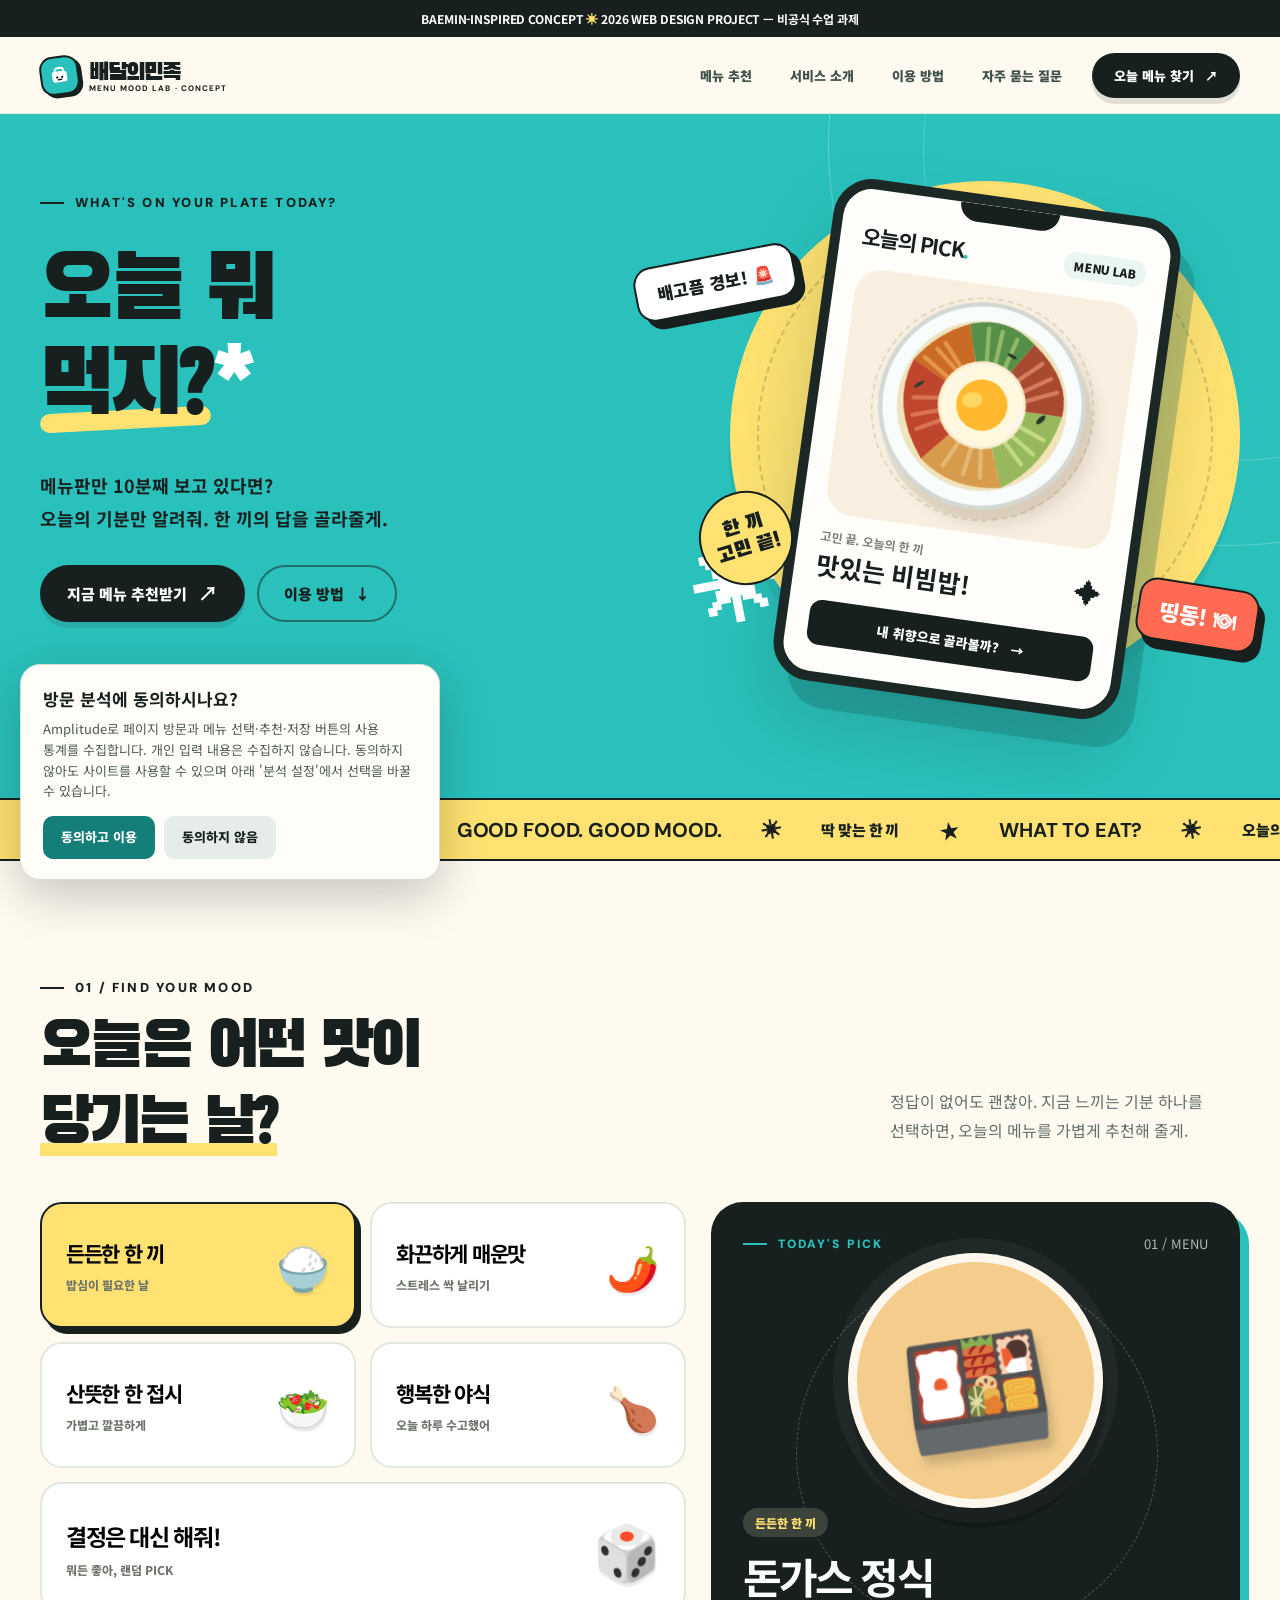
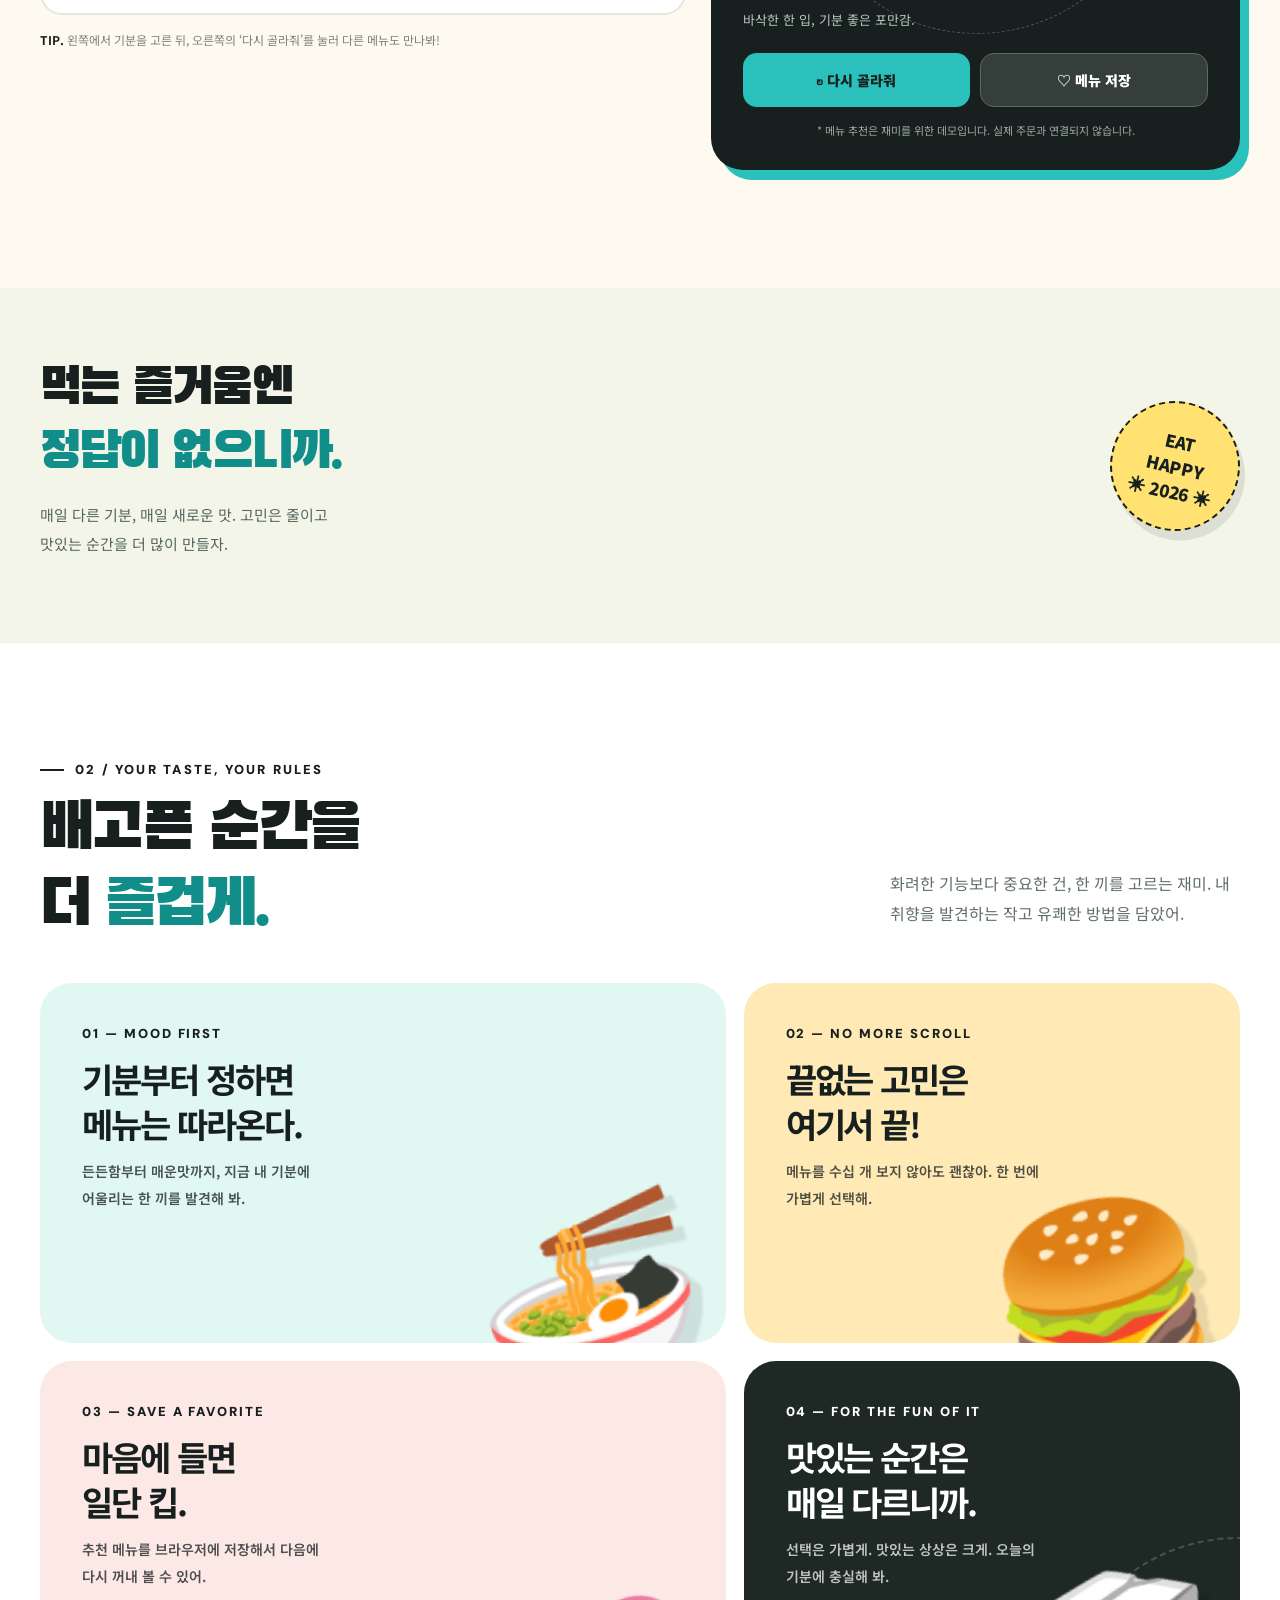
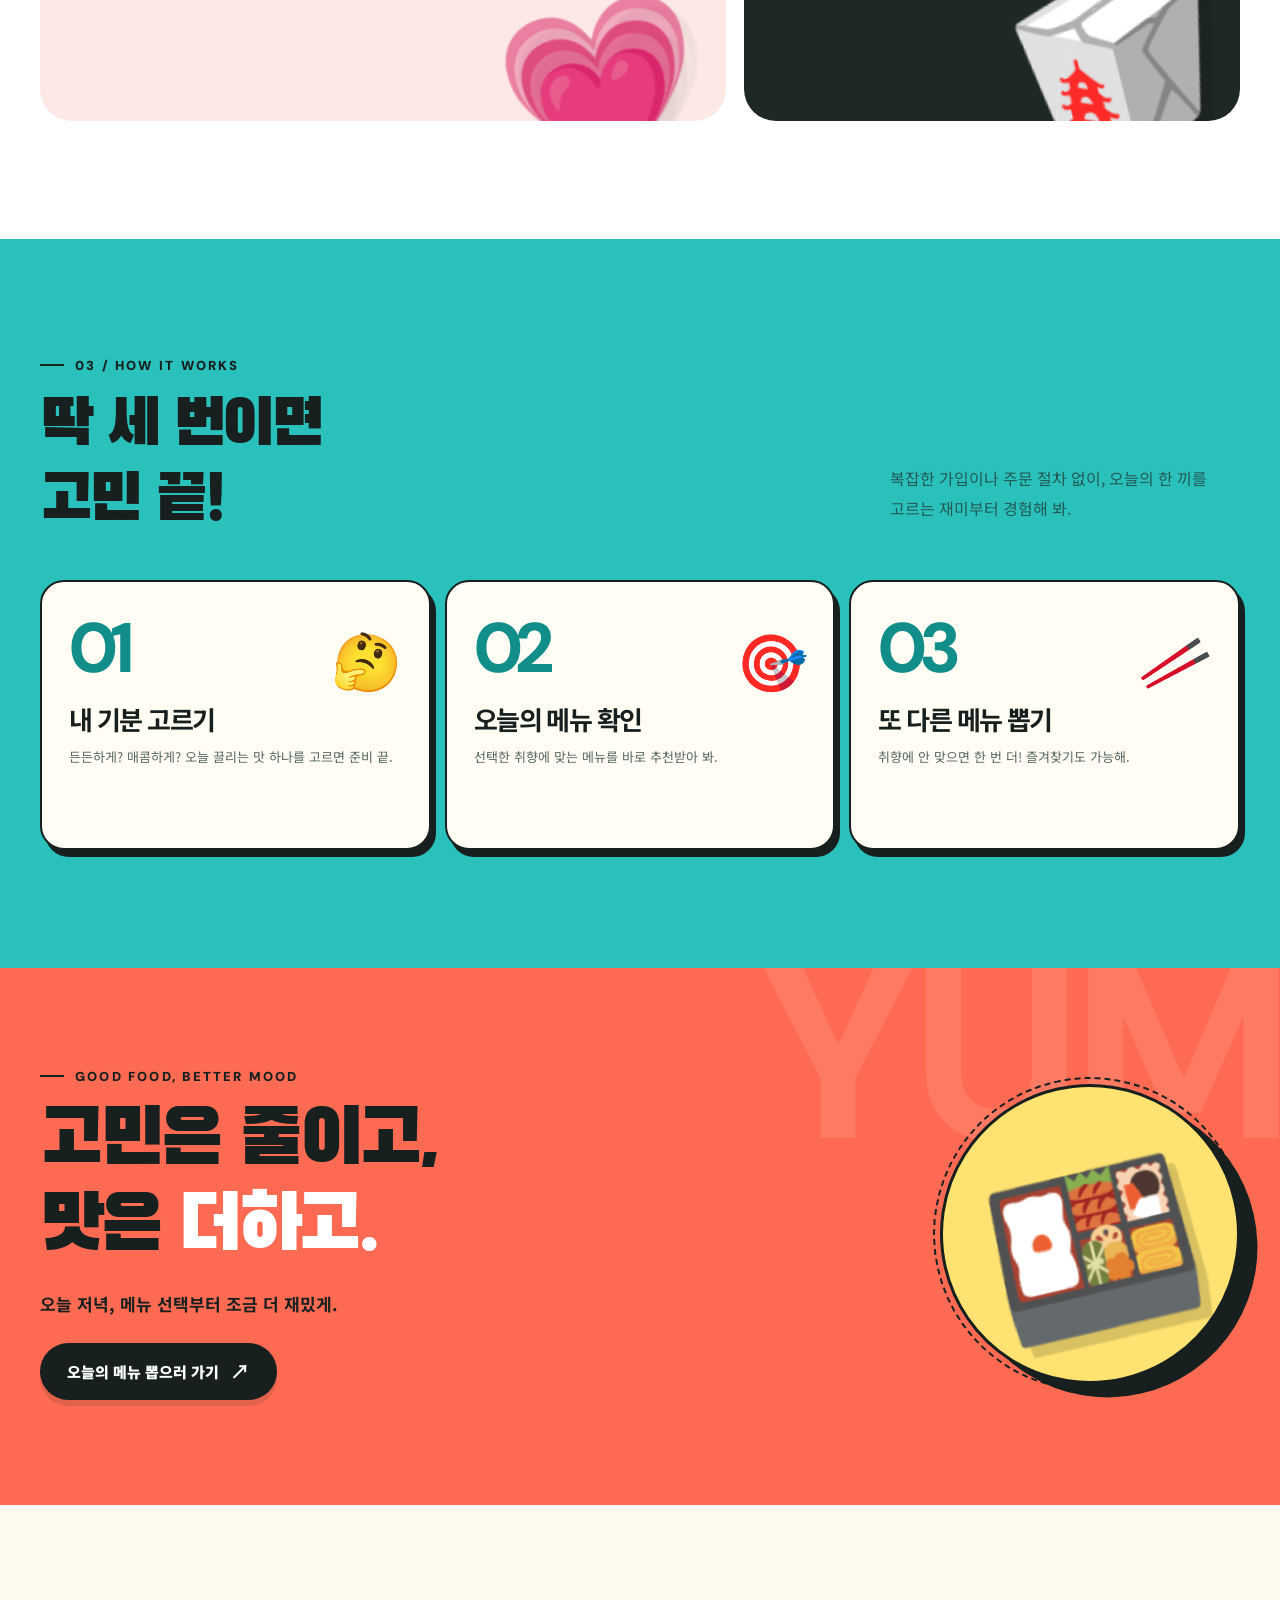
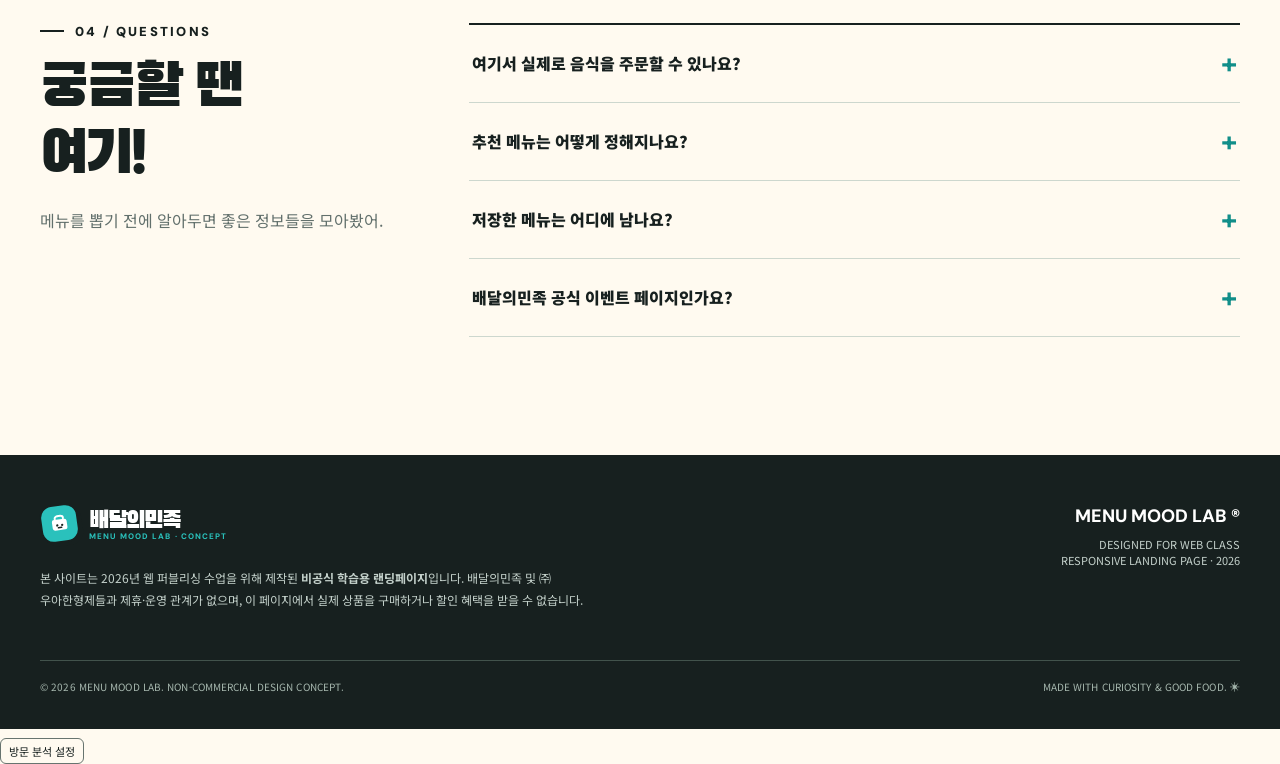
<file: baemin-landing/index.html>
<!doctype html>
<html lang="ko">
<head>
<meta charset="UTF-8" />
<meta name="viewport" content="width=device-width, initial-scale=1" />
<meta name="theme-color" content="#2AC1BC" />
<meta name="description" content="오늘 뭐 먹지? 배달의민족에서 영감을 받은 비공식 메뉴 추천 캠페인 랜딩페이지. 취향을 선택하고 오늘의 메뉴를 추천받아보세요." />
<meta property="og:type" content="website" />
<meta property="og:title" content="오늘 뭐 먹지? | 메뉴 연구소" />
<meta property="og:description" content="오늘의 기분만 알려줘. 한 끼의 고민은 우리가 덜어줄게! 수업 과제용 비공식 콘셉트 페이지." />
<title>오늘 뭐 먹지? — 메뉴 연구소 | 배달의민족 콘셉트</title>
<link rel="preconnect" href="https://fonts.googleapis.com" />
<link rel="preconnect" href="https://fonts.gstatic.com" crossorigin />
<link href="https://fonts.googleapis.com/css2?family=Black+Han+Sans&family=DM+Sans:wght@400;500;600;700;800&family=Noto+Sans+KR:wght@400;500;600;700;800;900&display=swap" rel="stylesheet" />
<link rel="icon" type="image/svg+xml" href="data:image/svg+xml,%3Csvg xmlns='http://www.w3.org/2000/svg' viewBox='0 0 64 64'%3E%3Crect width='64' height='64' rx='18' fill='%232ac1bc'/%3E%3Cpath d='M17 19h30v8H17zm4 12h22v14H21z' fill='%23fff'/%3E%3Ccircle cx='26' cy='48' r='4' fill='%23182120'/%3E%3Ccircle cx='40' cy='48' r='4' fill='%23182120'/%3E%3C/svg%3E" />
<style>
:root{--mint:#2ac1bc;--mint-deep:#118e89;--ink:#17201f;--paper:#fffaf0;--cream:#fff7e7;--light:#f6f9f3;--coral:#ff6b52;--lemon:#ffe271;--line:#e2e7df;--muted:#62706c;--radius:28px;--max:1200px}
*{box-sizing:border-box}html{scroll-behavior:smooth;scroll-padding-top:100px}body{margin:0;background:var(--paper);color:var(--ink);font-family:'Noto Sans KR','Malgun Gothic',sans-serif;-webkit-font-smoothing:antialiased;word-break:keep-all}button,a{font:inherit}button{cursor:pointer}a{text-decoration:none;color:inherit}button:focus-visible,a:focus-visible,summary:focus-visible{outline:3px solid #0a6865;outline-offset:4px}::selection{background:var(--lemon);color:var(--ink)}.container{width:min(calc(100% - 48px),var(--max));margin:auto}.display{font-family:'Black Han Sans','Noto Sans KR',sans-serif;font-weight:400;letter-spacing:-.055em}.en{font-family:'DM Sans',sans-serif;letter-spacing:-.04em}.eyebrow{font-size:13px;letter-spacing:.17em;font-weight:900;display:flex;align-items:center;gap:11px}.eyebrow:before{content:'';display:block;width:24px;height:2px;background:currentColor}.skip{position:absolute;top:-70px;left:12px;z-index:1000;padding:12px 18px;background:#fff}.skip:focus{top:12px}
/* utility */
.btn{display:inline-flex;align-items:center;justify-content:center;gap:11px;border-radius:999px;padding:16px 25px;font-weight:900;font-size:15px;border:2px solid transparent;transition:transform .2s,background .2s,box-shadow .2s;white-space:nowrap}.btn:hover{transform:translateY(-3px)}.btn:active{transform:translateY(0)}.btn-dark{background:var(--ink);color:#fff;box-shadow:0 6px 0 rgba(23,32,31,.13)}.btn-dark:hover{background:#30403b}.btn-light{background:#fff;color:var(--ink);border-color:var(--ink)}.btn-line{border-color:rgba(23,32,31,.5);background:transparent}.arrow{font-size:20px;line-height:1;font-weight:700}.pill{border:1px solid rgba(23,32,31,.28);padding:8px 12px;border-radius:999px;display:inline-block;font-size:12px;font-weight:900;letter-spacing:.04em}
/* header */
.announce{background:var(--ink);color:#fff;text-align:center;font-size:12px;font-weight:700;letter-spacing:-.01em;padding:10px 18px}.announce em{color:var(--lemon);font-style:normal}.header{position:sticky;top:0;z-index:150;background:rgba(255,250,240,.94);border-bottom:1px solid rgba(23,32,31,.08);backdrop-filter:blur(22px)}.nav{height:76px;display:flex;align-items:center;justify-content:space-between;gap:30px}.brand{display:flex;align-items:center;gap:10px}.brand-symbol{width:39px;height:39px;background:var(--mint);border:2px solid var(--ink);border-radius:13px;display:grid;place-items:center;transform:rotate(-8deg);box-shadow:3px 3px 0 var(--ink)}.brand-symbol svg{width:23px;height:23px}.brand-text{font-family:'Black Han Sans','Noto Sans KR',sans-serif;font-size:24px;letter-spacing:-.085em}.brand-text span{font-family:'DM Sans',sans-serif;font-size:8px;display:block;letter-spacing:.13em;text-transform:uppercase;margin-top:-5px;font-weight:800}.nav-links{display:flex;gap:38px;margin-left:auto}.nav-links a{font-size:13px;font-weight:900;color:#41514d;transition:color .2s}.nav-links a:hover{color:var(--mint-deep)}.nav .btn{padding:11px 20px;font-size:13px}
/* hero */
.hero{background:var(--mint);position:relative;overflow:hidden}.hero:before{content:'';width:800px;height:800px;border:1.4px solid rgba(255,255,255,.24);position:absolute;right:-350px;top:-370px;border-radius:50%}.hero:after{content:'';width:620px;height:620px;border:1.4px solid rgba(255,255,255,.18);position:absolute;right:-265px;top:-275px;border-radius:50%}.hero-grid{display:grid;grid-template-columns:52% 48%;align-items:center;min-height:684px;position:relative;z-index:1}.hero-copy{padding:72px 0 88px}.hero-copy .eyebrow{margin-bottom:35px}.hero h1{font-size:clamp(64px,7vw,116px);line-height:1.06;margin:0;position:relative}.hero h1 .mark{position:relative;display:inline-block;z-index:0}.hero h1 .mark:after{content:'';height:19px;position:absolute;bottom:7px;left:0;right:0;transform:rotate(-3deg);border-radius:18px;background:var(--lemon);z-index:-1}.hero .lead{font-weight:700;font-size:18px;line-height:1.85;margin:33px 0 29px}.hero-buttons{display:flex;gap:12px;flex-wrap:wrap}.hero-foot{margin-top:42px;display:flex;align-items:center;gap:14px;font-size:12px;font-weight:900;letter-spacing:.015em}.avatar-stack{display:flex;padding-left:5px}.avatar-stack span{display:grid;place-items:center;width:32px;height:32px;margin-left:-6px;border:2px solid #fff;border-radius:50%;background:var(--cream);font-size:16px}.tiny-star{font-size:38px;display:inline-block;transform:rotate(-15deg);line-height:1;color:#fff}
/* hero graphic */
.hero-art{height:590px;position:relative;isolation:isolate}.halo{width:510px;height:510px;border-radius:50%;background:var(--lemon);position:absolute;top:20px;right:0;box-shadow:0 14px 0 rgba(18,130,125,.15);transform:rotate(7deg)}.halo:after{content:'';position:absolute;inset:27px;border:2px dashed rgba(23,32,31,.18);border-radius:50%}.hero-phone{position:absolute;width:350px;right:88px;top:35px;border-radius:39px;background:#fffefa;border:10px solid #1c2825;box-shadow:18px 26px 0 rgba(20,88,82,.27),0 38px 70px rgba(22,67,62,.2);transform:rotate(8deg);overflow:hidden}.phone-notch{width:100px;height:18px;background:var(--ink);border-radius:0 0 18px 18px;margin:0 auto}.phone-inner{padding:14px 22px 27px}.phone-topline{display:flex;justify-content:space-between;align-items:center;font-weight:900;font-size:12px}.phone-topline b{font-size:21px;letter-spacing:-.06em}.phone-mini{padding:5px 10px;background:#eaf6f2;border-radius:999px;font-weight:900}.phone-stage{background:#f8efe1;border-radius:27px;margin:17px 0 14px;min-height:247px;display:flex;align-items:center;justify-content:center;overflow:hidden;position:relative}.phone-stage:before{content:'';position:absolute;width:220px;height:220px;border:2px dashed #e4d8bd;border-radius:50%}.phone-stage .rotating{width:248px;height:248px;filter:drop-shadow(8px 17px 6px rgba(90,69,42,.12));transform:rotate(-18deg)}.phone-info{display:flex;align-items:center;justify-content:space-between}.phone-info h3{font-size:25px;line-height:1.2;margin:5px 0}.phone-info p{color:#7b817b;font-size:12px;font-weight:700;margin:0}.phone-button{margin-top:16px;background:var(--ink);color:#fff;text-align:center;border-radius:12px;padding:13px;font-size:13px;font-weight:900}.float-sticker{position:absolute;z-index:4;border:2px solid var(--ink);background:#fff;box-shadow:7px 9px 0 var(--ink);padding:13px 20px;border-radius:18px;font-weight:900;white-space:nowrap}.sticker-1{top:94px;left:-30px;transform:rotate(-11deg);font-size:17px}.sticker-2{bottom:105px;right:-18px;background:var(--coral);color:#fff;transform:rotate(9deg);font-size:22px}.star-a{position:absolute;font-size:83px;left:28px;bottom:110px;color:#fff;transform:rotate(-11deg);font-weight:900}.sticker-circle{position:absolute;left:35px;top:330px;border:2px solid var(--ink);background:var(--lemon);width:94px;height:94px;border-radius:50%;display:grid;place-items:center;line-height:1.08;text-align:center;font-family:'Black Han Sans';font-size:21px;transform:rotate(-17deg)}
.ticker{background:var(--lemon);border-top:2px solid var(--ink);border-bottom:2px solid var(--ink);overflow:hidden;white-space:nowrap}.ticker-track{display:flex;width:max-content;animation:marquee 28s linear infinite}.ticker-group{display:flex;align-items:center;gap:40px;flex-shrink:0;padding:15px 20px;font-family:'DM Sans','Noto Sans KR';font-size:15px;font-weight:900;letter-spacing:-.01em}.ticker-group b{font-size:20px}.ticker-group span{display:inline-block;font-size:20px;transform:rotate(-10deg)}@keyframes marquee{to{transform:translateX(-50%)}}
/* section shared */
.section{padding:118px 0}.section-top{display:flex;justify-content:space-between;align-items:end;gap:28px;margin-bottom:40px}.section h2{font-size:clamp(42px,5vw,70px);line-height:1.18;margin:15px 0 0}.section-desc{font-size:16px;line-height:1.85;color:var(--muted);max-width:350px}.accent-underline{box-shadow:inset 0 -13px var(--lemon)}
/* menu mood */
.mood-section{background:var(--paper)}.mood-layout{display:grid;grid-template-columns:1.1fr .9fr;gap:25px;align-items:stretch}.mood-options{display:grid;grid-template-columns:repeat(2,1fr);gap:14px}.mood-btn{border:2px solid var(--line);text-align:left;background:#fff;border-radius:22px;padding:25px 24px;display:flex;justify-content:space-between;align-items:center;min-height:126px;transition:.18s transform,.18s box-shadow,.18s border-color,.18s background}.mood-btn:hover{transform:translateY(-3px);border-color:var(--mint-deep)}.mood-btn[aria-pressed="true"]{background:var(--lemon);border-color:var(--ink);box-shadow:5px 6px 0 var(--ink)}.mood-btn strong{display:block;font-size:21px;letter-spacing:-.06em}.mood-btn small{color:#6e756b;font-size:12px;font-weight:800;display:block;margin-top:8px}.mood-btn .mood-emoji{font-size:43px;filter:drop-shadow(1px 3px 0 rgba(0,0,0,.08))}.mood-btn:nth-child(5){grid-column:span 2;min-height:105px}.mood-btn:nth-child(5) strong{font-size:23px}.mood-btn:nth-child(5) .mood-emoji{font-size:54px}.mood-help{font-size:12px;color:#7c837d;margin:16px 0 0}.mood-help b{color:var(--ink)}
.result-card{position:relative;display:flex;flex-direction:column;background:var(--ink);color:#fff;border-radius:32px;padding:32px;min-height:540px;overflow:hidden;box-shadow:9px 10px 0 var(--mint)}.result-card:after{content:'';width:360px;height:360px;position:absolute;top:70px;left:calc(50% - 180px);border:1px dashed rgba(255,255,255,.25);border-radius:50%;pointer-events:none}.result-head{display:flex;justify-content:space-between;align-items:center;position:relative;z-index:2}.result-head .eyebrow{font-size:12px;color:var(--mint)}.result-head .eyebrow:before{background:var(--mint)}.result-head span:last-child{font-size:13px;color:#afbbb5}.food-disc{position:relative;z-index:1;flex:1;display:grid;place-items:center}.food-disc .disc{width:255px;height:255px;border-radius:50%;background:var(--lemon);border:9px solid rgba(255,255,255,.85);box-shadow:0 20px 0 rgba(0,0,0,.2),0 0 0 15px rgba(255,255,255,.04);display:grid;place-items:center;transform:rotate(-8deg);transition:transform .4s,background .4s}.food-disc .disc span{font-size:120px;filter:drop-shadow(4px 10px 5px rgba(0,0,0,.16))}.food-disc .disc.pop{animation:disc-pop .55s cubic-bezier(.2,.9,.1,1)}@keyframes disc-pop{0%{transform:scale(.84) rotate(-24deg)}60%{transform:scale(1.06) rotate(2deg)}100%{transform:scale(1) rotate(-8deg)}}.result-data{position:relative;z-index:2}.result-tag{display:inline-block;font-size:12px;font-weight:900;color:var(--lemon);background:#3c433b;border-radius:99px;padding:6px 12px}.result-data h3{font-size:42px;letter-spacing:-.07em;line-height:1.23;margin:13px 0 8px}.result-data p{font-size:13px;color:#b6c5c0;line-height:1.6;margin:0}.result-actions{display:flex;gap:10px;margin-top:23px}.result-actions button{min-width:0;flex:1;border:none;border-radius:14px;padding:16px 8px;font-weight:900;font-size:14px}.roll-btn{background:var(--mint);color:var(--ink)}.save-btn{background:#343f3c;color:#fff;border:1px solid #5e6764!important}.result-footnote{color:#9daaa4;font-size:11px;margin-top:15px;text-align:center}
/* brand statement */
.statement{background:#f4f5e9;padding:70px 0;position:relative;overflow:hidden}.statement .container{display:flex;align-items:center;justify-content:space-between;gap:30px}.statement h2{font-size:clamp(32px,4vw,54px);line-height:1.25;margin:0}.statement p{line-height:1.9;color:#566761;font-size:15px;max-width:290px}.statement em{color:var(--mint-deep);font-style:normal}.stamp{width:130px;height:130px;border:2px dashed var(--ink);border-radius:50%;display:grid;place-items:center;transform:rotate(13deg);font-size:17px;font-weight:900;text-align:center;background:var(--lemon);flex-shrink:0;box-shadow:7px 8px 0 rgba(23,32,31,.1)}
/* services */
.features-section{background:#fff}.features-section .section-top{margin-bottom:38px}.feature-grid{display:grid;grid-template-columns:1.16fr .84fr;gap:18px}.feature-card{border-radius:32px;padding:42px;min-height:360px;position:relative;overflow:hidden;display:flex;flex-direction:column;align-items:start}.feature-card h3{font-size:34px;line-height:1.35;letter-spacing:-.06em;margin:14px 0 11px}.feature-card p{font-size:14px;line-height:1.9;margin:0;opacity:.76;max-width:260px;font-weight:600}.feature-card .num{font-size:13px;letter-spacing:.15em;font-weight:900}.feature-card .feature-icon{position:absolute;right:25px;bottom:-34px;font-size:185px;line-height:1;transform:rotate(-14deg);filter:drop-shadow(10px 13px 1px rgba(0,0,0,.09));user-select:none}.feature-a{background:#e1f7f2}.feature-b{background:#ffeab6}.feature-c{background:#fce9e6}.feature-d{background:#1e2825;color:#fff}.feature-d .feature-icon{right:12px;bottom:-20px;font-size:178px}.feature-c .feature-icon{font-size:163px}.feature-d p{opacity:.72}.feature-d:after{content:'';width:360px;height:360px;position:absolute;right:-180px;bottom:-180px;border-radius:50%;border:2px dashed rgba(255,255,255,.19)}
/* progress */
.steps-section{background:var(--mint);overflow:hidden}.steps-section .section-top{align-items:end}.steps-section .section-desc{color:#245a55}.steps-layout{display:grid;grid-template-columns:repeat(3,1fr);gap:14px}.how-step{background:#fffdf4;border:2px solid var(--ink);border-radius:24px;padding:32px 27px 27px;min-height:270px;position:relative;box-shadow:5px 7px 0 var(--ink)}.how-step .step-no{font-size:70px;line-height:1;color:var(--mint-deep);font-family:'DM Sans',sans-serif;font-weight:800;letter-spacing:-.1em}.how-step h3{font-size:26px;letter-spacing:-.06em;margin:16px 0 8px}.how-step p{font-size:13px;line-height:1.8;color:#56665f;margin:0}.how-step .step-icon{position:absolute;right:26px;top:36px;font-size:56px;transform:rotate(12deg)}
/* bottom CTA */
.final-cta{background:var(--coral);padding:100px 0 105px;position:relative;overflow:hidden}.final-cta .container{display:flex;align-items:center;justify-content:space-between;gap:35px;position:relative;z-index:2}.final-cta h2{font-size:clamp(52px,6vw,88px);line-height:1.12;margin:14px 0 20px}.final-cta p{font-weight:700;font-size:17px;margin:0 0 27px}.final-icon{width:300px;height:300px;border-radius:50%;background:var(--lemon);border:3px solid var(--ink);display:grid;place-items:center;box-shadow:14px 17px 0 var(--ink);transform:rotate(-13deg);position:relative}.final-icon:before{content:'';position:absolute;width:310px;height:310px;border:2px dashed var(--ink);border-radius:50%}.final-icon span{font-size:172px;filter:drop-shadow(9px 12px 0 rgba(0,0,0,.15))}.final-cta .cta-orbit{font-family:'DM Sans';position:absolute;top:-40px;right:-70px;font-size:250px;color:rgba(255,255,255,.1);line-height:1;white-space:nowrap;font-weight:800}
/* FAQ/footer */
.faq-section{background:var(--paper)}.faq-grid{display:grid;grid-template-columns:.65fr 1.35fr;gap:58px}.faq-grid h2{font-size:59px;line-height:1.15}.faq-list{border-top:2px solid var(--ink)}.faq-list details{border-bottom:1px solid #cdd7ce;padding:20px 3px}.faq-list summary{cursor:pointer;display:flex;justify-content:space-between;align-items:center;gap:12px;list-style:none;font-size:16px;font-weight:900}.faq-list summary::-webkit-details-marker{display:none}.faq-list summary:after{content:'+';font:800 28px 'DM Sans';color:var(--mint-deep)}.faq-list details[open] summary:after{content:'−'}.faq-list p{max-width:600px;font-size:14px;line-height:1.85;color:var(--muted);margin:16px 0 0}.footer{background:var(--ink);padding:49px 0 35px;color:#c4d1cb}.footer-row{display:flex;justify-content:space-between;align-items:start;gap:30px}.footer .brand-symbol{background:var(--mint)}.footer .brand-text{color:#fff}.footer .brand-text span{color:var(--mint)}.footer p{font-size:12px;line-height:1.9;max-width:580px;margin:24px 0 0}.footer-right{text-align:right;font-size:11px}.footer-right strong{display:block;color:#fff;font:800 18px 'DM Sans';margin-bottom:8px}.footer-bottom{display:flex;justify-content:space-between;border-top:1px solid #42534c;margin-top:48px;padding-top:18px;gap:20px;font-size:10px;color:#a6b7ae;letter-spacing:.01em}
.toast{position:fixed;z-index:700;bottom:28px;left:50%;transform:translate(-50%,120px);background:var(--ink);color:#fff;padding:13px 22px;font-size:13px;border-radius:14px;box-shadow:0 13px 38px rgba(0,0,0,.2);transition:transform .25s ease,opacity .25s;opacity:0;text-align:center;pointer-events:none}.toast.show{transform:translate(-50%,0);opacity:1}.mobile-cta{display:none}.reveal{opacity:0;transform:translateY(22px);transition:opacity .65s ease,transform .65s ease}.reveal.in{opacity:1;transform:none}
@media (max-width:1050px){.hero-grid{grid-template-columns:55% 45%}.hero h1{font-size:79px}.hero-phone{right:25px;transform:rotate(7deg) scale(.85);transform-origin:center right}.halo{width:420px;height:420px;right:0;top:50px}.sticker-1{left:0}.sticker-2{right:0}.feature-card{padding:30px}.section{padding:90px 0}}
@media (max-width:760px){.container{width:min(calc(100% - 36px),620px)}.announce{font-size:10px;padding:8px}.nav{height:65px}.nav-links{display:none}.nav .btn{padding:10px 14px;font-size:11px}.brand-symbol{width:32px;height:32px;border-radius:10px}.brand-text{font-size:21px}.hero-grid{display:flex;flex-direction:column;min-height:unset}.hero-copy{width:100%;padding:48px 0 6px}.hero-copy .eyebrow{margin-bottom:22px;font-size:11px}.hero h1{font-size:clamp(55px,13.5vw,83px)}.hero .lead{font-size:15px;margin:20px 0 22px}.hero-buttons .btn{font-size:13px;padding:13px 17px}.hero-foot{margin-top:23px;font-size:11px}.hero-art{height:430px;width:100%;margin-top:7px}.halo{width:350px;height:350px;top:37px;left:calc(50% - 175px)}.hero-phone{width:290px;top:18px;left:calc(50% - 145px);right:auto;transform:rotate(8deg) scale(.87);transform-origin:center center}.phone-inner{padding:11px 18px 21px}.phone-stage{min-height:190px;margin:12px 0}.phone-stage .rotating{width:205px;height:205px}.phone-stage:before{width:190px;height:190px}.phone-info h3{font-size:21px}.float-sticker{font-size:13px;padding:10px 11px;box-shadow:4px 5px 0 var(--ink)}.sticker-1{left:0;top:76px}.sticker-2{right:0;bottom:77px;font-size:16px}.sticker-circle{width:66px;height:66px;font-size:15px;top:280px;left:7px}.star-a{left:7px;bottom:45px;font-size:60px}.ticker-group{font-size:12px;gap:20px}.section{padding:80px 0}.section-top{display:block;margin-bottom:30px}.section h2{font-size:clamp(36px,9vw,53px);margin-top:12px}.section-desc{margin:15px 0 0;font-size:14px;max-width:unset}.mood-layout{grid-template-columns:1fr;gap:25px}.mood-btn{padding:17px;min-height:102px;border-radius:17px}.mood-btn strong{font-size:17px}.mood-btn small{font-size:10px}.mood-btn .mood-emoji{font-size:31px}.mood-btn:nth-child(5){min-height:87px}.mood-btn:nth-child(5) strong{font-size:19px}.mood-btn:nth-child(5) .mood-emoji{font-size:40px}.result-card{min-height:540px;border-radius:26px;padding:24px}.result-data h3{font-size:37px}.statement{padding:61px 0}.statement .container{align-items:start;display:block}.statement h2{font-size:35px}.statement p{font-size:14px;margin-top:20px}.stamp{width:95px;height:95px;font-size:13px;margin:20px 0 0 auto}.feature-grid{grid-template-columns:1fr;gap:14px}.feature-card{min-height:270px;padding:29px;border-radius:24px}.feature-card h3{font-size:28px}.feature-card .feature-icon{font-size:150px}.feature-c .feature-icon{font-size:135px}.steps-layout{grid-template-columns:1fr;gap:13px}.how-step{min-height:175px;padding:25px}.how-step .step-no{font-size:49px}.how-step h3{margin-top:7px;font-size:22px}.how-step .step-icon{font-size:49px}.final-cta{padding:78px 0}.final-cta .container{display:block}.final-cta h2{font-size:55px}.final-cta p{font-size:15px}.final-icon{width:190px;height:190px;margin:49px auto 0}.final-icon:before{width:197px;height:197px}.final-icon span{font-size:113px}.faq-grid{grid-template-columns:1fr;gap:28px}.faq-grid h2{font-size:46px}.faq-list summary{font-size:14px}.footer-row{display:block}.footer-right{text-align:left;margin-top:31px}.footer-bottom{display:block;line-height:2}.mobile-cta{display:block;position:fixed;z-index:100;bottom:0;left:0;right:0;padding:11px 18px calc(11px + env(safe-area-inset-bottom));background:rgba(255,250,240,.94);box-shadow:0 -3px 20px rgba(0,0,0,.08);backdrop-filter:blur(18px)}.mobile-cta a{display:flex;justify-content:center;width:100%;padding:13px 20px;font-size:13px}.footer{padding-bottom:100px}.toast{bottom:90px;width:calc(100% - 48px)}}
@media (max-width:365px){.brand-text{font-size:18px}.nav .btn{font-size:10px}.hero h1{font-size:53px}.hero-buttons{gap:8px}.hero-buttons .btn{font-size:11px}.mood-btn{padding:14px}.mood-btn strong{font-size:15px}.float-sticker{font-size:11px}}
@media (prefers-reduced-motion:reduce){html{scroll-behavior:auto}.ticker-track{animation:none}.reveal{opacity:1;transform:none;transition:none}.btn,.mood-btn,.toast,.food-disc .disc{transition:none}}

/* Privacy-first analytics controls */
.analytics-consent[hidden]{display:none!important}
.analytics-consent{position:fixed;z-index:9999;bottom:20px;left:20px;width:min(420px,calc(100vw - 40px));padding:20px 22px;border-radius:20px;color:#17201f;background:#fffdf7;border:1px solid #d6e0d6;box-shadow:0 15px 50px rgba(0,0,0,.22);line-height:1.6;font-size:13px}
.analytics-consent strong{display:block;font-size:17px;margin-bottom:7px}.analytics-consent p{margin:0 0 14px;color:#4c5b56}.analytics-actions{display:flex;gap:9px;flex-wrap:wrap}.analytics-actions button{border:0;border-radius:10px;padding:11px 18px;font-weight:800}.analytics-actions .analytics-accept{background:#147f78;color:white}.analytics-actions .analytics-reject{background:#e5ece9;color:#17201f}
.analytics-settings{font:inherit;border:1px solid #67746f;border-radius:6px;background:transparent;color:inherit;padding:4px 8px;font-size:11px;margin-top:9px;cursor:pointer}

</style>
</head>
<body>
<a class="skip" href="#main">본문 바로가기</a>
<div class="announce">BAEMIN-INSPIRED CONCEPT <em>✳</em> 2026 WEB DESIGN PROJECT — 비공식 수업 과제</div>
<header class="header"><nav class="nav container" aria-label="주요 메뉴">
<a href="#top" class="brand" aria-label="메뉴 연구소 홈">
 <span class="brand-symbol" aria-hidden="true"><svg viewBox="0 0 28 28" fill="none"><rect x="5" y="9" width="18" height="13" rx="3" fill="#fff"/><path d="M9 9V7c0-3 10-3 10 0v2" stroke="#fff" stroke-width="2.4"/><circle cx="11" cy="16" r="1.4" fill="#18231f"/><circle cx="17" cy="16" r="1.4" fill="#18231f"/><path d="M12 19h4" stroke="#18231f" stroke-width="1.8" stroke-linecap="round"/></svg></span>
 <span class="brand-text">배달의민족<span>MENU MOOD LAB · CONCEPT</span></span>
</a>
<div class="nav-links"><a href="#discover">메뉴 추천</a><a href="#features">서비스 소개</a><a href="#how">이용 방법</a><a href="#faq">자주 묻는 질문</a></div>
<a href="#discover" class="btn btn-dark">오늘 메뉴 찾기 <span aria-hidden="true">↗</span></a>
</nav></header>
<main id="main">
<section class="hero" id="top" aria-labelledby="hero-title"><div class="container hero-grid">
<div class="hero-copy">
 <div class="eyebrow en">WHAT'S ON YOUR PLATE TODAY?</div>
 <h1 id="hero-title" class="display">오늘 뭐<br><span class="mark">먹지?</span><span aria-hidden="true" style="color:#fff;">*</span></h1>
 <p class="lead">메뉴판만 10분째 보고 있다면?<br>오늘의 기분만 알려줘. 한 끼의 답을 골라줄게.</p>
 <div class="hero-buttons"><a href="#discover" class="btn btn-dark">지금 메뉴 추천받기 <span class="arrow" aria-hidden="true">↗</span></a><a href="#how" class="btn btn-line">이용 방법 <span aria-hidden="true">↓</span></a></div>
 <div class="hero-foot"><span class="avatar-stack" aria-hidden="true"><span>🍜</span><span>🍔</span><span>🍣</span></span><span>한 끼의 고민, 이제 가볍게!</span><span class="tiny-star" aria-hidden="true">✳</span></div>
</div>
<div class="hero-art" aria-label="밥 한 그릇과 메뉴 추천 앱이 있는 일러스트">
 <div class="halo"></div>
 <div class="hero-phone">
  <div class="phone-notch" aria-hidden="true"></div>
  <div class="phone-inner">
   <div class="phone-topline"><b>오늘의 PICK<span style="color:var(--mint)">.</span></b><span class="phone-mini">MENU LAB</span></div>
   <div class="phone-stage">
    <svg class="rotating" viewBox="0 0 290 290" role="img" aria-label="달걀과 야채가 담긴 비빔밥 일러스트">
     <defs><linearGradient id="bowl" x1="0" x2="1" y1="0" y2="1"><stop stop-color="#fff"/><stop offset="1" stop-color="#d9e1d6"/></linearGradient><radialGradient id="rice"><stop stop-color="#fffbdf"/><stop offset="1" stop-color="#f2e3b5"/></radialGradient></defs>
     <ellipse cx="148" cy="158" rx="123" ry="117" fill="#9a8769" opacity=".15"/><circle cx="145" cy="141" r="119" fill="#f8fcfa" stroke="#d4d8d3" stroke-width="5"/><circle cx="145" cy="141" r="98" fill="url(#rice)" stroke="#eee4c5" stroke-width="3"/>
     <path d="M145 141L76 73Q110 47 148 44L145 141" fill="#c96a25"/><path d="M145 141L148 44Q194 43 218 81L145 141" fill="#568f48"/><path d="M145 141L218 81Q253 130 235 170L145 141" fill="#a84a30"/><path d="M145 141L235 170Q205 224 150 239L145 141" fill="#98b85d"/><path d="M145 141L150 239Q92 232 64 189L145 141" fill="#d79b4b"/><path d="M145 141L64 189Q39 121 76 73L145 141" fill="#bf462d"/>
     <g fill="none" stroke-linecap="round" stroke-width="5" opacity=".65"><path d="M89 73l39 48M105 66l24 38M116 61l13 31" stroke="#f2ae5b"/><path d="M169 53l-17 68M184 60l-28 66M199 72l-38 57" stroke="#b4d17a"/><path d="M223 105l-60 27M230 124l-61 16M234 141l-66 6" stroke="#ed9776"/><path d="M209 193l-44-36M194 207l-36-44M178 216l-26-52" stroke="#d9ec99"/><path d="M88 201l46-47M109 216l31-59M128 223l13-61" stroke="#efc788"/><path d="M65 154l64-11M63 137l69 0M68 117l63 12" stroke="#e78c67"/></g>
     <circle cx="145" cy="140" r="50" fill="#fff8df" stroke="#f7ebcd" stroke-width="3"/><path d="M112 120q-2-17 22-19M165 172q23 1 24-18" stroke="#faf6e9" stroke-width="5" fill="none"/><circle cx="145" cy="140" r="30" fill="#ffb92e"/><ellipse cx="135" cy="132" rx="12" ry="9" fill="#ffe174" opacity=".75"/><g fill="#273b29"><ellipse cx="77" cy="103" rx="7" ry="2" transform="rotate(-20 77 103)"/><ellipse cx="190" cy="90" rx="6" ry="2" transform="rotate(40 190 90)"/><ellipse cx="210" cy="169" rx="7" ry="3" transform="rotate(-33 210 169)"/></g>
    </svg>
   </div>
   <div class="phone-info"><div><p>고민 끝. 오늘의 한 끼</p><h3>맛있는 비빔밥!</h3></div><span style="font-size:27px">✦</span></div>
   <div class="phone-button">내 취향으로 골라볼까? &nbsp; →</div>
  </div>
 </div>
 <div class="float-sticker sticker-1">배고픔 경보! 🚨</div>
 <div class="float-sticker sticker-2">띵동! 🍽</div>
 <span class="star-a" aria-hidden="true">✳</span>
 <div class="sticker-circle" aria-hidden="true">한 끼<br>고민 끝!</div>
</div>
</div></section>
<div class="ticker" aria-hidden="true"><div class="ticker-track"><div class="ticker-group"><b>WHAT TO EAT?</b><span>✳</span> 오늘의 메뉴는? <span>★</span><b>GOOD FOOD. GOOD MOOD.</b><span>✳</span> 딱 맞는 한 끼 <span>★</span></div><div class="ticker-group"><b>WHAT TO EAT?</b><span>✳</span> 오늘의 메뉴는? <span>★</span><b>GOOD FOOD. GOOD MOOD.</b><span>✳</span> 딱 맞는 한 끼 <span>★</span></div></div></div>
<section class="section mood-section" id="discover" aria-labelledby="mood-title"><div class="container">
<div class="section-top reveal"><div><div class="eyebrow en">01 / FIND YOUR MOOD</div><h2 class="display" id="mood-title">오늘은 어떤 맛이<br><span class="accent-underline">당기는 날?</span></h2></div><p class="section-desc">정답이 없어도 괜찮아. 지금 느끼는 기분 하나를 선택하면, 오늘의 메뉴를 가볍게 추천해 줄게.</p></div>
<div class="mood-layout">
 <div class="mood-choice reveal"><div class="mood-options" role="group" aria-label="오늘의 음식 취향 선택">
 <button class="mood-btn" type="button" data-mood="hearty" aria-pressed="true"><span><strong>든든한 한 끼</strong><small>밥심이 필요한 날</small></span><span class="mood-emoji" aria-hidden="true">🍚</span></button>
 <button class="mood-btn" type="button" data-mood="spicy" aria-pressed="false"><span><strong>화끈하게 매운맛</strong><small>스트레스 싹 날리기</small></span><span class="mood-emoji" aria-hidden="true">🌶️</span></button>
 <button class="mood-btn" type="button" data-mood="fresh" aria-pressed="false"><span><strong>산뜻한 한 접시</strong><small>가볍고 깔끔하게</small></span><span class="mood-emoji" aria-hidden="true">🥗</span></button>
 <button class="mood-btn" type="button" data-mood="comfort" aria-pressed="false"><span><strong>행복한 야식</strong><small>오늘 하루 수고했어</small></span><span class="mood-emoji" aria-hidden="true">🍗</span></button>
 <button class="mood-btn" type="button" data-mood="surprise" aria-pressed="false"><span><strong>결정은 대신 해줘!</strong><small>뭐든 좋아, 랜덤 PICK</small></span><span class="mood-emoji" aria-hidden="true">🎲</span></button>
 </div><p class="mood-help"><b>TIP.</b> 왼쪽에서 기분을 고른 뒤, 오른쪽의 ‘다시 골라줘’를 눌러 다른 메뉴도 만나봐!</p></div>
 <div class="result-card reveal" aria-live="polite" aria-atomic="true">
  <div class="result-head"><span class="eyebrow en">TODAY'S PICK</span><span id="pick-index">01 / 05</span></div>
  <div class="food-disc"><div class="disc" id="food-disc"><span id="food-emoji" aria-hidden="true">🍲</span></div></div>
  <div class="result-data"><span class="result-tag" id="food-tag">든든한 한 끼</span><h3 id="food-name">소불고기 정식</h3><p id="food-description">오늘은 달콤짭짤한 한 상으로 든든하게!</p>
    <div class="result-actions"><button type="button" class="roll-btn" id="reroll">↻ 다시 골라줘</button><button type="button" class="save-btn" id="save-menu">♡ 메뉴 저장</button></div><div class="result-footnote">* 메뉴 추천은 재미를 위한 데모입니다. 실제 주문과 연결되지 않습니다.</div>
  </div>
 </div>
</div>
</div></section>
<section class="statement"><div class="container reveal"><div><h2 class="display">먹는 즐거움엔<br><em>정답이 없으니까.</em></h2><p>매일 다른 기분, 매일 새로운 맛. 고민은 줄이고 맛있는 순간을 더 많이 만들자.</p></div><div class="stamp">EAT<br>HAPPY<br>✳ 2026 ✳</div></div></section>
<section class="section features-section" id="features" aria-labelledby="features-title"><div class="container">
<div class="section-top reveal"><div><div class="eyebrow en">02 / YOUR TASTE, YOUR RULES</div><h2 class="display" id="features-title">배고픈 순간을<br>더 <span style="color:var(--mint-deep)">즐겁게.</span></h2></div><p class="section-desc">화려한 기능보다 중요한 건, 한 끼를 고르는 재미. 내 취향을 발견하는 작고 유쾌한 방법을 담았어.</p></div>
<div class="feature-grid">
 <article class="feature-card feature-a reveal"><div class="num en">01 — MOOD FIRST</div><h3>기분부터 정하면<br>메뉴는 따라온다.</h3><p>든든함부터 매운맛까지, 지금 내 기분에 어울리는 한 끼를 발견해 봐.</p><div class="feature-icon" aria-hidden="true">🍜</div></article>
 <article class="feature-card feature-b reveal"><div class="num en">02 — NO MORE SCROLL</div><h3>끝없는 고민은<br>여기서 끝!</h3><p>메뉴를 수십 개 보지 않아도 괜찮아. 한 번에 가볍게 선택해.</p><div class="feature-icon" aria-hidden="true">🍔</div></article>
 <article class="feature-card feature-c reveal"><div class="num en">03 — SAVE A FAVORITE</div><h3>마음에 들면<br>일단 킵.</h3><p>추천 메뉴를 브라우저에 저장해서 다음에 다시 꺼내 볼 수 있어.</p><div class="feature-icon" aria-hidden="true">💗</div></article>
 <article class="feature-card feature-d reveal"><div class="num en">04 — FOR THE FUN OF IT</div><h3>맛있는 순간은<br>매일 다르니까.</h3><p>선택은 가볍게. 맛있는 상상은 크게. 오늘의 기분에 충실해 봐.</p><div class="feature-icon" aria-hidden="true">🥡</div></article>
</div></div></section>
<section class="section steps-section" id="how" aria-labelledby="how-title"><div class="container">
<div class="section-top reveal"><div><div class="eyebrow en">03 / HOW IT WORKS</div><h2 class="display" id="how-title">딱 세 번이면<br>고민 끝!</h2></div><p class="section-desc">복잡한 가입이나 주문 절차 없이, 오늘의 한 끼를 고르는 재미부터 경험해 봐.</p></div>
<div class="steps-layout">
 <article class="how-step reveal"><div class="step-no">01</div><div class="step-icon" aria-hidden="true">🤔</div><h3>내 기분 고르기</h3><p>든든하게? 매콤하게? 오늘 끌리는 맛 하나를 고르면 준비 끝.</p></article>
 <article class="how-step reveal"><div class="step-no">02</div><div class="step-icon" aria-hidden="true">🎯</div><h3>오늘의 메뉴 확인</h3><p>선택한 취향에 맞는 메뉴를 바로 추천받아 봐.</p></article>
 <article class="how-step reveal"><div class="step-no">03</div><div class="step-icon" aria-hidden="true">🥢</div><h3>또 다른 메뉴 뽑기</h3><p>취향에 안 맞으면 한 번 더! 즐겨찾기도 가능해.</p></article>
</div></div></section>
<section class="final-cta"><span class="cta-orbit" aria-hidden="true">YUM!</span><div class="container"><div><div class="eyebrow en">GOOD FOOD, BETTER MOOD</div><h2 class="display">고민은 줄이고,<br>맛은 <span style="color:#fff">더하고.</span></h2><p>오늘 저녁, 메뉴 선택부터 조금 더 재밌게.</p><a href="#discover" class="btn btn-dark">오늘의 메뉴 뽑으러 가기 <span class="arrow" aria-hidden="true">↗</span></a></div><div class="final-icon" aria-hidden="true"><span>🍱</span></div></div></section>
<section class="section faq-section" id="faq" aria-labelledby="faq-title"><div class="container faq-grid"><div class="reveal"><div class="eyebrow en">04 / QUESTIONS</div><h2 class="display" id="faq-title">궁금할 땐<br>여기!</h2><p class="section-desc">메뉴를 뽑기 전에 알아두면 좋은 정보들을 모아봤어.</p></div><div class="faq-list reveal">
 <details><summary>여기서 실제로 음식을 주문할 수 있나요?</summary><p>아니요. 이 페이지는 웹 퍼블리싱 수업을 위한 비공식 콘셉트 랜딩페이지입니다. 메뉴 추천과 저장 기능만 체험할 수 있으며 주문·결제·배달 기능은 제공하지 않습니다.</p></details>
 <details><summary>추천 메뉴는 어떻게 정해지나요?</summary><p>선택한 기분별로 미리 구성한 메뉴 후보 중 하나를 무작위로 추천합니다. 개인화 알고리즘이나 실시간 매장 데이터는 사용하지 않습니다.</p></details>
 <details><summary>저장한 메뉴는 어디에 남나요?</summary><p>현재 사용 중인 브라우저의 로컬 저장 공간에만 저장됩니다. 다른 기기나 브라우저에는 공유되지 않으며, 브라우저 저장 데이터를 지우면 함께 삭제될 수 있습니다.</p></details>
 <details><summary>배달의민족 공식 이벤트 페이지인가요?</summary><p>아닙니다. 배달의민족 브랜드 컬러와 친근한 표현 방식을 참고한 독립적인 수업 과제물입니다. 실제 배달의민족이나 우아한형제들과 제휴·후원 관계가 없습니다.</p></details>
</div></div></section>
</main>
<footer class="footer"><div class="container"><div class="footer-row"><div><div class="brand"><span class="brand-symbol" aria-hidden="true"><svg viewBox="0 0 28 28" fill="none"><rect x="5" y="9" width="18" height="13" rx="3" fill="#fff"/><path d="M9 9V7c0-3 10-3 10 0v2" stroke="#fff" stroke-width="2.4"/><circle cx="11" cy="16" r="1.4" fill="#18231f"/><circle cx="17" cy="16" r="1.4" fill="#18231f"/><path d="M12 19h4" stroke="#18231f" stroke-width="1.8" stroke-linecap="round"/></svg></span><span class="brand-text">배달의민족<span>MENU MOOD LAB · CONCEPT</span></span></div><p>본 사이트는 2026년 웹 퍼블리싱 수업을 위해 제작된 <b>비공식 학습용 랜딩페이지</b>입니다. 배달의민족 및 ㈜우아한형제들과 제휴·운영 관계가 없으며, 이 페이지에서 실제 상품을 구매하거나 할인 혜택을 받을 수 없습니다.</p></div><div class="footer-right"><strong>MENU MOOD LAB ®</strong>DESIGNED FOR WEB CLASS<br>RESPONSIVE LANDING PAGE · 2026</div></div><div class="footer-bottom"><span>© 2026 MENU MOOD LAB. NON-COMMERCIAL DESIGN CONCEPT.</span><span>MADE WITH CURIOSITY & GOOD FOOD. ✳</span></div></div></footer>
 <button id="analytics-settings" class="analytics-settings" type="button">방문 분석 설정</button>
<div id="toast" class="toast" role="status" aria-live="polite"></div>
<div class="mobile-cta"><a href="#discover" class="btn btn-dark">오늘의 메뉴 추천받기 <span aria-hidden="true">↗</span></a></div>
<script>
(function(){
 'use strict';
 const moodName={hearty:'든든한 한 끼',spicy:'화끈하게 매운맛',fresh:'산뜻한 한 접시',comfort:'행복한 야식',surprise:'완전 랜덤 추천'};
 const groups={
  hearty:[{name:'소불고기 정식',emoji:'🍲',description:'달콤짭짤한 한 상으로 든든하게!',color:'#f9c17e'},{name:'따끈한 국밥',emoji:'🍚',description:'배도 마음도 뜨끈하게 채우는 선택.',color:'#f8d1ad'},{name:'김치볶음밥',emoji:'🍳',description:'익숙한 맛이 가장 반가운 날 있잖아.',color:'#f7bb76'},{name:'돈가스 정식',emoji:'🍱',description:'바삭한 한 입, 기분 좋은 포만감.',color:'#f4cd8d'}],
  spicy:[{name:'얼얼한 마라탕',emoji:'🍜',description:'지금은 얼큰한 한 그릇이 정답!',color:'#ffb0a0'},{name:'화끈한 떡볶이',emoji:'🌶️',description:'매운맛에 달달함까지 더한 한 접시.',color:'#ffbd9b'},{name:'매콤 제육볶음',emoji:'🍛',description:'밥 한 공기가 순식간에 사라질지도!',color:'#ffb88d'},{name:'매운 닭발',emoji:'🔥',description:'맵부심 한번 부려보고 싶은 밤.',color:'#f5a28d'}],
  fresh:[{name:'연어 포케',emoji:'🥗',description:'싱그럽고 산뜻한 한 그릇.',color:'#b9e0b5'},{name:'아보카도 샐러드',emoji:'🥑',description:'가볍지만 허전하지 않게!',color:'#c5e6ae'},{name:'유부초밥',emoji:'🍣',description:'한 입씩 가볍고 기분 좋게.',color:'#c9e2bb'},{name:'냉모밀',emoji:'🍜',description:'입맛까지 시원해지는 산뜻한 선택.',color:'#bce4da'}],
  comfort:[{name:'바삭한 치킨',emoji:'🍗',description:'오늘 하루 고생한 나에게 주는 선물.',color:'#ffcf85'},{name:'치즈버거 세트',emoji:'🍔',description:'한 입 크게! 행복도 크게!',color:'#f7d37a'},{name:'고르곤졸라 피자',emoji:'🍕',description:'여유로운 밤을 조금 더 맛있게.',color:'#fbd3ad'},{name:'크림 파스타',emoji:'🍝',description:'부드럽게 마무리하고 싶은 하루.',color:'#f4dec0'}]
 };
 const moodButtons=Array.from(document.querySelectorAll('[data-mood]'));
 const nameEl=document.getElementById('food-name'), descEl=document.getElementById('food-description'),emojiEl=document.getElementById('food-emoji'),tagEl=document.getElementById('food-tag'),disc=document.getElementById('food-disc'),num=document.getElementById('pick-index'),save=document.getElementById('save-menu'),toast=document.getElementById('toast');
 let mood='hearty',pick=0,total=1,toastHandle=0;
 function menuPool(){return mood==='surprise'?Object.values(groups).flat():groups[mood]}
 function updateMenu(){
  const list=menuPool();let next=Math.floor(Math.random()*list.length);if(list.length>1&&next===pick){next=(next+1+Math.floor(Math.random()*(list.length-1)))%list.length;} pick=next;
  const item=list[pick];nameEl.textContent=item.name;descEl.textContent=item.description;emojiEl.textContent=item.emoji;tagEl.textContent=moodName[mood];disc.style.background=item.color;num.textContent=String(total).padStart(2,'0')+' / MENU';
  disc.classList.remove('pop');void disc.offsetWidth;disc.classList.add('pop');save.textContent='♡ 메뉴 저장';
 }
 moodButtons.forEach(btn=>btn.addEventListener('click',()=>{mood=btn.dataset.mood;moodButtons.forEach(b=>b.setAttribute('aria-pressed',String(b===btn)));total++;pick=-1;updateMenu()}));
 document.getElementById('reroll').addEventListener('click',()=>{total++;updateMenu()});
 function notify(message){clearTimeout(toastHandle);toast.textContent=message;toast.classList.add('show');toastHandle=setTimeout(()=>toast.classList.remove('show'),3200)}
 save.addEventListener('click',()=>{try{const raw=JSON.parse(localStorage.getItem('menu-mood-lab-saved')||'[]');const arr=Array.isArray(raw)?raw:[];const value=nameEl.textContent;if(!arr.includes(value))arr.push(value);localStorage.setItem('menu-mood-lab-saved',JSON.stringify(arr));save.textContent='♥ 저장 완료';notify('저장했어! 이 브라우저에 '+arr.length+'개 메뉴가 저장되어 있어.')}catch(e){notify('저장 기능을 사용할 수 없는 브라우저 환경입니다.')}});
 if('IntersectionObserver' in window){const io=new IntersectionObserver((entries)=>{entries.forEach(entry=>{if(entry.isIntersecting){entry.target.classList.add('in');io.unobserve(entry.target)}})},{threshold:.08});document.querySelectorAll('.reveal').forEach(x=>io.observe(x));}else{document.querySelectorAll('.reveal').forEach(x=>x.classList.add('in'))}
 if(window.matchMedia('(prefers-reduced-motion: reduce)').matches){document.querySelectorAll('.reveal').forEach(x=>x.classList.add('in'))}
 updateMenu();
})();
</script>

<div id="analytics-consent" class="analytics-consent" hidden role="dialog" aria-label="방문 분석 선택" aria-describedby="analytics-description">
 <strong>방문 분석에 동의하시나요?</strong>
 <p id="analytics-description">Amplitude로 페이지 방문과 메뉴 선택·추천·저장 버튼의 사용 통계를 수집합니다. 개인 입력 내용은 수집하지 않습니다. 동의하지 않아도 사이트를 사용할 수 있으며 아래 '분석 설정'에서 선택을 바꿀 수 있습니다.</p>
 <div class="analytics-actions"><button class="analytics-accept" type="button" id="analytics-accept">동의하고 이용</button><button class="analytics-reject" type="button" id="analytics-reject">동의하지 않음</button></div>
</div>
<script defer src="./analytics.js"></script>
</body>
</html>
</file>
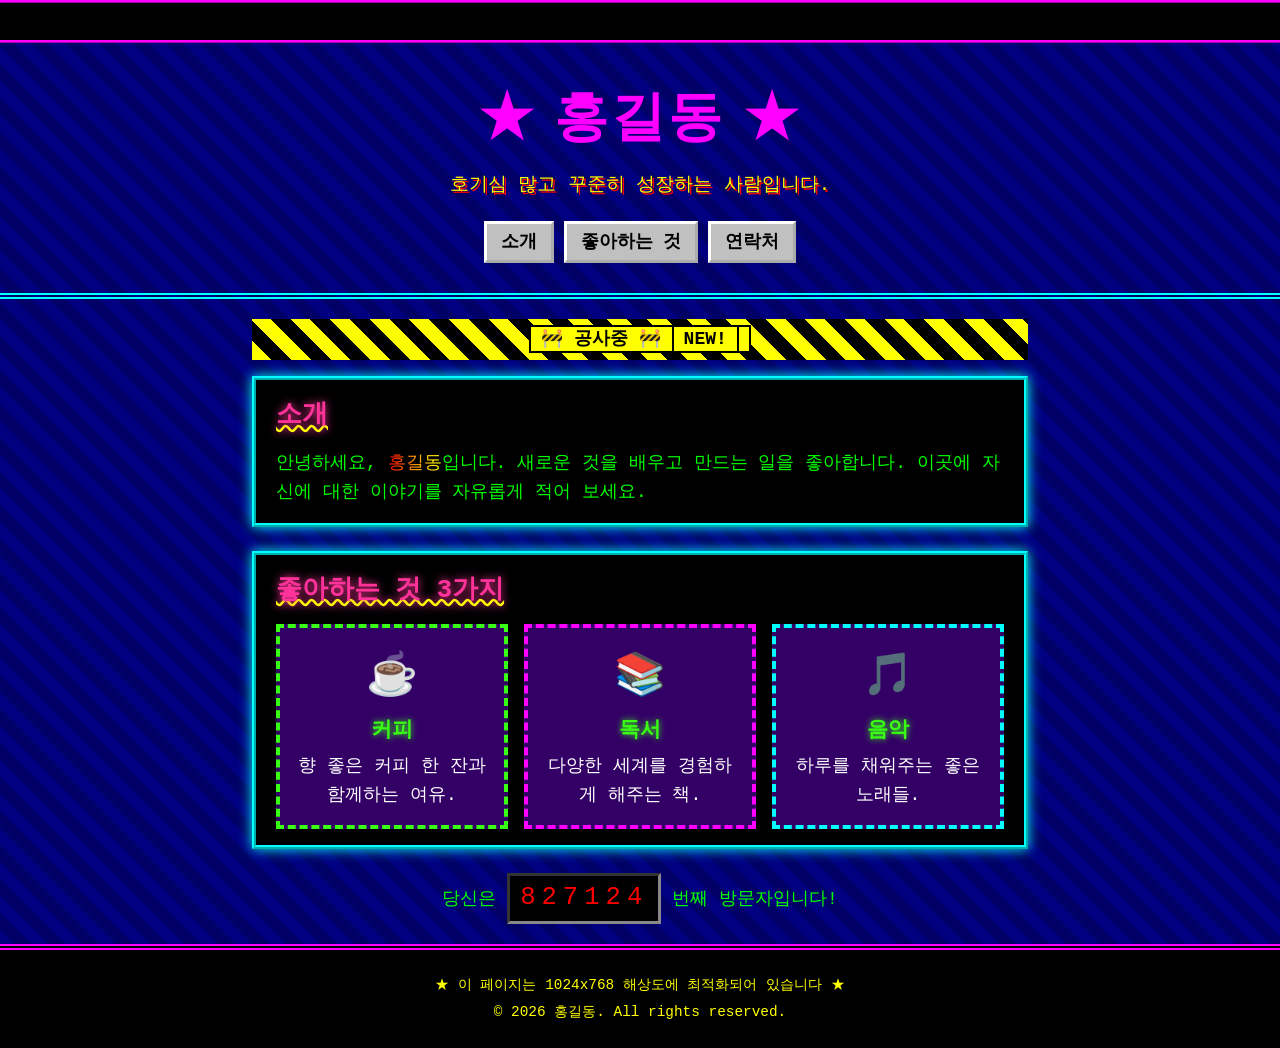
<file: my-site/index.html>
<!DOCTYPE html>
<html lang="ko">
<head>
  <meta charset="UTF-8">
  <meta name="viewport" content="width=device-width, initial-scale=1.0">
  <title>★☆ 홍길동의 홈페이지 ☆★</title>
  <link rel="stylesheet" href="style.css">
</head>
<body>
  <div class="marquee"><span>★☆★ 어서오세요! 홍길동의 홈페이지에 오신 것을 환영합니다 ★☆★ 방명록도 남겨주세요 ★☆★</span></div>

  <header class="header">
    <h1>★ 홍길동 ★</h1>
    <p class="tagline">호기심 많고 꾸준히 성장하는 사람입니다.</p>
    <nav class="nav">
      <a href="#about">소개</a>
      <a href="#likes">좋아하는 것</a>
      <a href="#contact">연락처</a>
    </nav>
  </header>

  <main>
    <div class="construction"><span>🚧 공사중 🚧 <span class="blink">NEW!</span></span></div>

    <section id="about" class="section">
      <h2>소개</h2>
      <p>안녕하세요, <span class="rainbow">홍길동</span>입니다. 새로운 것을 배우고 만드는 일을 좋아합니다. 이곳에 자신에 대한 이야기를 자유롭게 적어 보세요.</p>
    </section>

    <section id="likes" class="section">
      <h2>좋아하는 것 3가지</h2>
      <ul class="likes">
        <li class="card">
          <span class="emoji">☕</span>
          <h3>커피</h3>
          <p>향 좋은 커피 한 잔과 함께하는 여유.</p>
        </li>
        <li class="card">
          <span class="emoji">📚</span>
          <h3>독서</h3>
          <p>다양한 세계를 경험하게 해주는 책.</p>
        </li>
        <li class="card">
          <span class="emoji">🎵</span>
          <h3>음악</h3>
          <p>하루를 채워주는 좋은 노래들.</p>
        </li>
      </ul>
    </section>

    <div class="counter">
      당신은 <span class="digits" id="counter">000000</span> 번째 방문자입니다!
    </div>
  </main>

  <footer class="footer" id="contact">
    <p class="blink">★ 이 페이지는 1024x768 해상도에 최적화되어 있습니다 ★</p>
    <p>&copy; <span id="year"></span> 홍길동. All rights reserved.</p>
  </footer>

  <script src="script.js"></script>
</body>
</html>
</file>
<file: my-site/style.css>
* {
  box-sizing: border-box;
}

html {
  scroll-behavior: smooth;
}

body {
  margin: 0;
  font-family: "Comic Sans MS", "Malgun Gothic", "Courier New", monospace;
  font-size: 18px;
  line-height: 1.6;
  color: #00ff00;
  background: #000080 repeating-linear-gradient(45deg, #000080 0 12px, #000066 12px 24px);
  cursor: crosshair;
}

a {
  color: #ffff00;
}

a:hover {
  color: #ff00ff;
  background: #00ffff;
}

/* 깜빡임 / 무지개 / 흔들림 */
.blink {
  animation: blink 1s steps(2, start) infinite;
}

@keyframes blink {
  to { visibility: hidden; }
}

.rainbow {
  background: linear-gradient(90deg, #ff0000, #ff9900, #ffff00, #00ff00, #00ffff, #ff00ff, #ff0000);
  background-size: 300% 100%;
  -webkit-background-clip: text;
  background-clip: text;
  color: transparent;
  animation: rainbow 3s linear infinite;
}

@keyframes rainbow {
  to { background-position: 300% 0; }
}

@keyframes glow {
  0%, 100% { text-shadow: 0 0 4px #fff, 0 0 10px #ff00ff, 0 0 20px #ff00ff, 0 0 30px #ff00ff; }
  50% { text-shadow: 0 0 4px #fff, 0 0 10px #00ffff, 0 0 20px #00ffff, 0 0 30px #00ffff; }
}

@keyframes wiggle {
  0%, 100% { transform: rotate(-8deg); }
  50% { transform: rotate(8deg); }
}

/* 마키 */
.marquee {
  overflow: hidden;
  white-space: nowrap;
  background: #000;
  color: #ffff00;
  border-top: 3px ridge #ff00ff;
  border-bottom: 3px ridge #ff00ff;
  padding: 4px 0;
  font-weight: bold;
}

.marquee span {
  display: inline-block;
  padding-left: 100%;
  animation: scroll 14s linear infinite;
}

@keyframes scroll {
  to { transform: translateX(-100%); }
}

/* 헤더 */
.header {
  text-align: center;
  padding: 30px 10px;
  border-bottom: 6px double #00ffff;
}

.header h1 {
  margin: 0 0 10px;
  font-size: 3.4rem;
  font-family: Impact, "Arial Black", sans-serif;
  letter-spacing: 3px;
  color: #ff00ff;
  animation: glow 1.5s ease-in-out infinite;
}

.tagline {
  margin: 0;
  font-size: 1.2rem;
  color: #ffff00;
  text-shadow: 2px 2px #ff0000;
}

.nav {
  margin-top: 20px;
  display: flex;
  justify-content: center;
  flex-wrap: wrap;
  gap: 10px;
}

.nav a {
  padding: 4px 14px;
  font-weight: bold;
  text-decoration: none;
  color: #000;
  background: #c0c0c0;
  border: 3px outset #fff;
}

.nav a:hover {
  background: #ff00ff;
  color: #ffff00;
  border-style: inset;
}

/* 본문 */
main {
  max-width: 800px;
  margin: 20px auto;
  padding: 0 12px;
}

.section {
  margin-bottom: 24px;
  padding: 16px 20px;
  background: #000;
  border: 4px ridge #00ffff;
  box-shadow: 0 0 12px #00ffff;
}

.section h2 {
  margin: 0 0 12px;
  font-size: 1.6rem;
  color: #ff3399;
  text-shadow: 0 0 8px #ff3399;
  text-decoration: underline wavy #ffff00;
}

.section p {
  margin: 0;
}

.construction {
  text-align: center;
  margin: 16px 0;
  font-weight: bold;
  color: #000;
  background: repeating-linear-gradient(45deg, #ffff00 0 14px, #000 14px 28px);
  padding: 6px;
}

.construction span {
  background: #ffff00;
  padding: 2px 10px;
  border: 2px solid #000;
}

/* 카드 */
.likes {
  list-style: none;
  margin: 0;
  padding: 0;
  display: grid;
  grid-template-columns: 1fr;
  gap: 16px;
}

.card {
  text-align: center;
  padding: 16px;
  color: #fff;
  background: #330066;
  border: 4px dashed #39ff14;
}

.card:nth-child(2) { border-color: #ff00ff; }
.card:nth-child(3) { border-color: #00ffff; }

.card:hover,
.card.active {
  background: #660066;
  transform: scale(1.04) rotate(-1deg);
}

.card h3 {
  margin: 4px 0;
  color: #39ff14;
  text-shadow: 0 0 6px #39ff14;
}

.card p {
  margin: 0;
}

.emoji {
  display: block;
  font-size: 2.6rem;
  animation: wiggle 0.8s ease-in-out infinite;
}

/* 방문자 카운터 */
.counter {
  text-align: center;
  margin: 20px 0;
}

.counter .digits {
  display: inline-block;
  padding: 2px 10px;
  font-family: "Courier New", monospace;
  font-size: 1.6rem;
  letter-spacing: 6px;
  color: #ff0000;
  background: #000;
  border: 3px inset #888;
}

/* 푸터 */
.footer {
  text-align: center;
  padding: 20px 10px;
  font-size: 0.9rem;
  color: #ffff00;
  background: #000;
  border-top: 6px double #ff00ff;
}

.footer p {
  margin: 4px 0;
}

@media (min-width: 640px) {
  .likes {
    grid-template-columns: repeat(3, 1fr);
  }
}

@media (max-width: 480px) {
  .header h1 {
    font-size: 2.3rem;
  }
}

@media (prefers-reduced-motion: reduce) {
  *, *::before, *::after {
    animation: none !important;
  }
}
</file>
